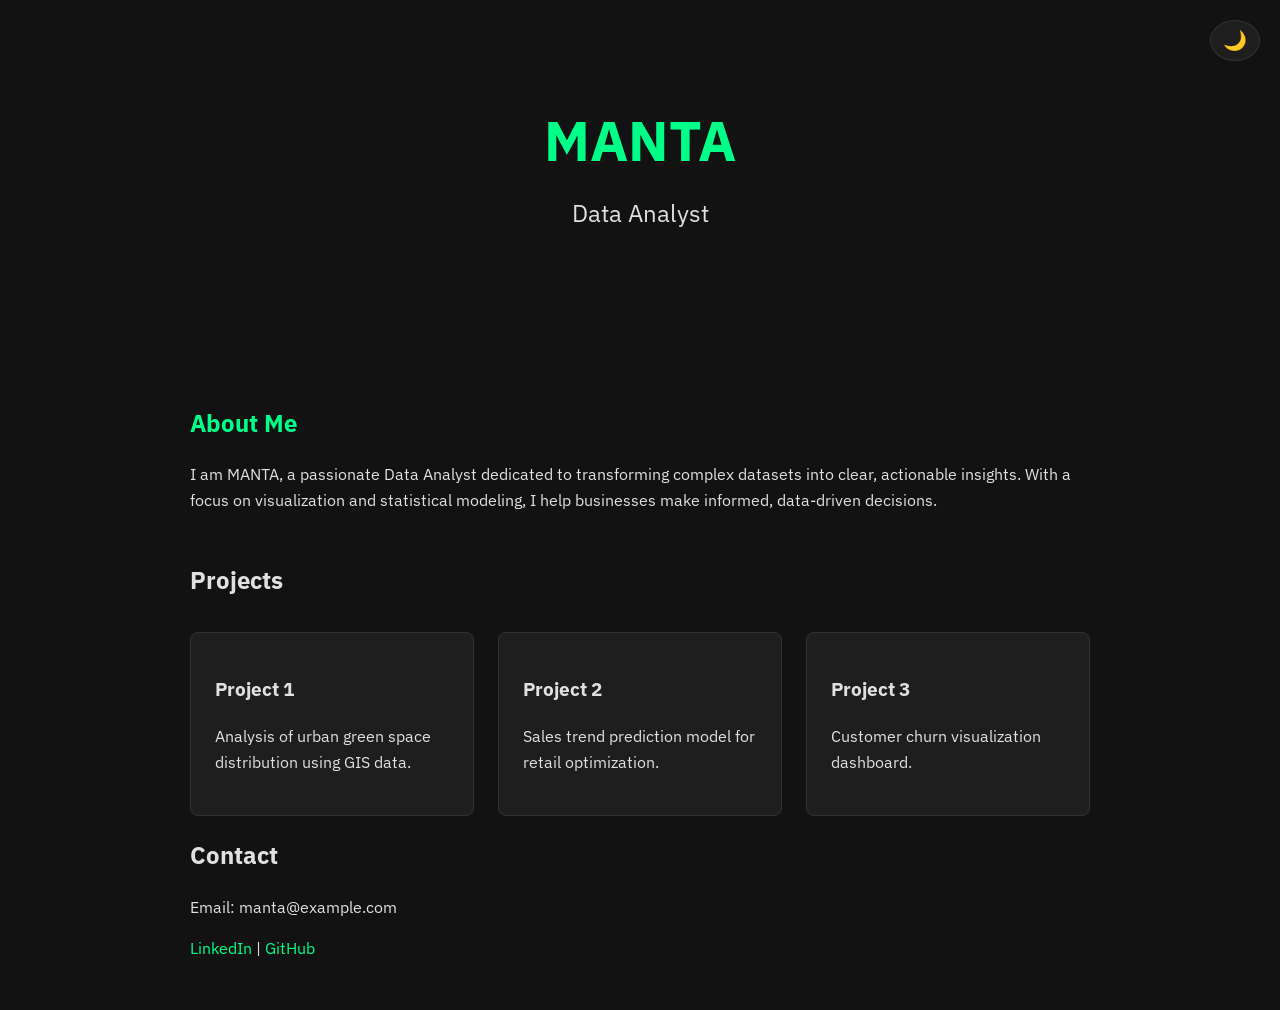
<file: index.html>
<!DOCTYPE html>
<html lang="en">
<head>
    <meta charset="UTF-8">
    <meta name="viewport" content="width=device-width, initial-scale=1.0">
    <title>MANTA | Data Analyst Portfolio</title>
    <link rel="preconnect" href="https://fonts.googleapis.com">
    <link rel="preconnect" href="https://fonts.gstatic.com" crossorigin>
    <link href="https://fonts.googleapis.com/css2?family=IBM+Plex+Sans:wght@400;600;700&display=swap" rel="stylesheet">
    <link rel="stylesheet" href="style.css">
</head>
<body>
    <header>
        <button id="theme-toggle">🌙</button>
        <div class="container">
            <h1>MANTA</h1>
            <p class="subtitle">Data Analyst</p>
        </div>
    </header>

    <main class="container">
        <section id="about">
            <h2>About Me</h2>
            <p>I am MANTA, a passionate Data Analyst dedicated to transforming complex datasets into clear, actionable insights. With a focus on visualization and statistical modeling, I help businesses make informed, data-driven decisions.</p>
        </section>

        <section id="projects">
            <h2>Projects</h2>
            <div class="project-grid">
                <div class="project-card">
                    <h3>Project 1</h3>
                    <p>Analysis of urban green space distribution using GIS data.</p>
                </div>
                <div class="project-card">
                    <h3>Project 2</h3>
                    <p>Sales trend prediction model for retail optimization.</p>
                </div>
                <div class="project-card">
                    <h3>Project 3</h3>
                    <p>Customer churn visualization dashboard.</p>
                </div>
            </div>
        </section>

        <section id="contact">
            <h2>Contact</h2>
            <p>Email: manta@example.com</p>
            <p><a href="#">LinkedIn</a> | <a href="#">GitHub</a></p>
        </section>
    </main>

    <script>
        const toggle = document.getElementById('theme-toggle');
        toggle.addEventListener('click', () => {
            document.body.classList.toggle('light-theme');
            toggle.textContent = document.body.classList.contains('light-theme') ? '☀️' : '🌙';
        });
    </script>
</body>
</html>
</file>
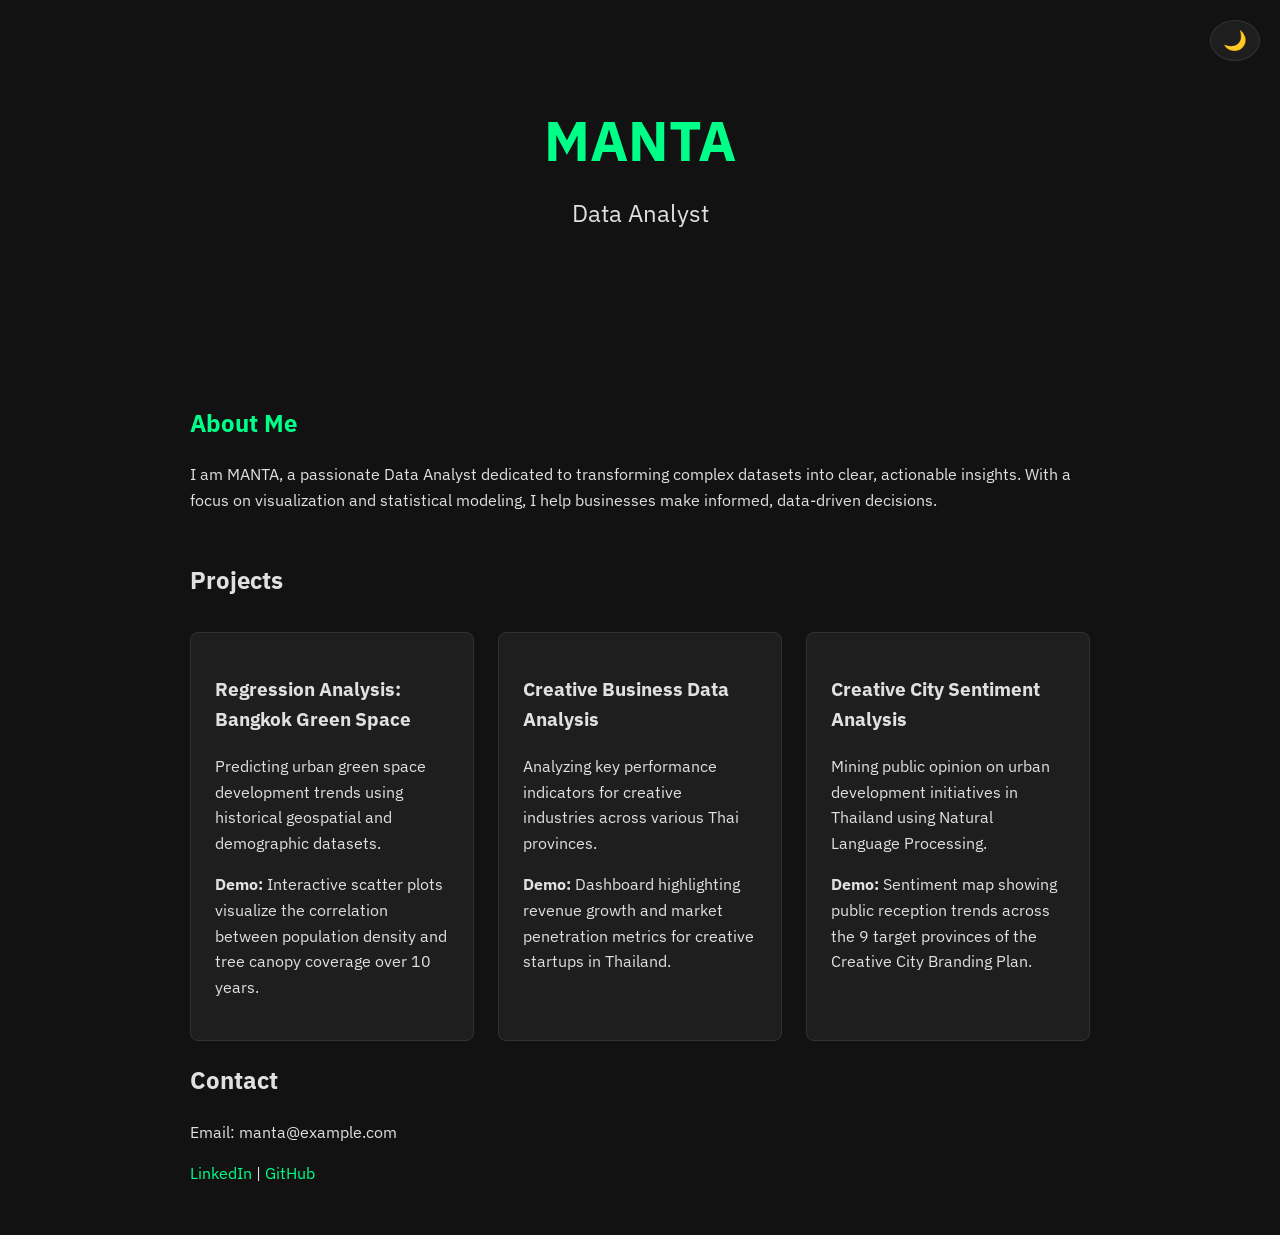
<file: portfolio/index.html>
<!DOCTYPE html>
<html lang="en">
<head>
    <meta charset="UTF-8">
    <meta name="viewport" content="width=device-width, initial-scale=1.0">
    <title>MANTA | Data Analyst Portfolio</title>
    <link rel="preconnect" href="https://fonts.googleapis.com">
    <link rel="preconnect" href="https://fonts.gstatic.com" crossorigin>
    <link href="https://fonts.googleapis.com/css2?family=IBM+Plex+Sans:wght@400;600;700&display=swap" rel="stylesheet">
    <link rel="stylesheet" href="style.css">
</head>
<body>
    <header>
        <button id="theme-toggle">🌙</button>
        <div class="container">
            <h1>MANTA</h1>
            <p class="subtitle">Data Analyst</p>
        </div>
    </header>

    <main class="container">
        <section id="about">
            <h2>About Me</h2>
            <p>I am MANTA, a passionate Data Analyst dedicated to transforming complex datasets into clear, actionable insights. With a focus on visualization and statistical modeling, I help businesses make informed, data-driven decisions.</p>
        </section>

        <section id="projects">
            <h2>Projects</h2>
            <div class="project-grid">
                <div class="project-card">
                    <h3>Regression Analysis: Bangkok Green Space</h3>
                    <p>Predicting urban green space development trends using historical geospatial and demographic datasets.</p>
                    <p><strong>Demo:</strong> Interactive scatter plots visualize the correlation between population density and tree canopy coverage over 10 years.</p>
                </div>
                <div class="project-card">
                    <h3>Creative Business Data Analysis</h3>
                    <p>Analyzing key performance indicators for creative industries across various Thai provinces.</p>
                    <p><strong>Demo:</strong> Dashboard highlighting revenue growth and market penetration metrics for creative startups in Thailand.</p>
                </div>
                <div class="project-card">
                    <h3>Creative City Sentiment Analysis</h3>
                    <p>Mining public opinion on urban development initiatives in Thailand using Natural Language Processing.</p>
                    <p><strong>Demo:</strong> Sentiment map showing public reception trends across the 9 target provinces of the Creative City Branding Plan.</p>
                </div>
            </div>
        </section>

        <section id="contact">
            <h2>Contact</h2>
            <p>Email: manta@example.com</p>
            <p><a href="#">LinkedIn</a> | <a href="#">GitHub</a></p>
        </section>
    </main>

    <script>
        const toggle = document.getElementById('theme-toggle');
        toggle.addEventListener('click', () => {
            document.body.classList.toggle('light-theme');
            toggle.textContent = document.body.classList.contains('light-theme') ? '☀️' : '🌙';
        });
    </script>
</body>
</html>
</file>
<file: style.css>
:root {
    --bg-color: #121212;
    --text-color: #e0e0e0;
    --accent-color: #00ff88;
    --card-bg: #1e1e1e;
}

.light-theme {
    --bg-color: #ffffff;
    --text-color: #121212;
    --accent-color: #006633;
    --card-bg: #f0f0f0;
}

body {
    font-family: 'IBM Plex Sans', sans-serif;
    background-color: var(--bg-color);
    color: var(--text-color);
    margin: 0;
    line-height: 1.6;
    transition: background-color 0.3s, color 0.3s;
}

#theme-toggle {
    position: absolute;
    top: 20px;
    right: 20px;
    padding: 8px 12px;
    cursor: pointer;
    background-color: var(--card-bg);
    color: var(--text-color);
    border: 1px solid #333;
    border-radius: 50%;
    font-size: 1.2rem;
    display: flex;
    align-items: center;
    justify-content: center;
}

.container {
    max-width: 900px;
    margin: 0 auto;
    padding: 2rem;
}

header {
    text-align: center;
    padding: 4rem 0;
}

h1 {
    font-size: 3.5rem;
    margin: 0;
    color: var(--accent-color);
}

.subtitle {
    font-size: 1.5rem;
    margin-top: 0.5rem;
}

#about {
    margin-bottom: 3rem;
}

#about h2 {
    color: var(--accent-color);
}

.project-grid {
    display: grid;
    grid-template-columns: repeat(auto-fit, minmax(250px, 1fr));
    gap: 1.5rem;
    margin-top: 2rem;
}

.project-card {
    background-color: var(--card-bg);
    padding: 1.5rem;
    border-radius: 8px;
    border: 1px solid #333;
}

a {
    color: var(--accent-color);
    text-decoration: none;
}
</file>
<file: portfolio/style.css>
:root {
    --bg-color: #121212;
    --text-color: #e0e0e0;
    --accent-color: #00ff88;
    --card-bg: #1e1e1e;
}

.light-theme {
    --bg-color: #ffffff;
    --text-color: #121212;
    --accent-color: #006633;
    --card-bg: #f0f0f0;
}

body {
    font-family: 'IBM Plex Sans', sans-serif;
    background-color: var(--bg-color);
    color: var(--text-color);
    margin: 0;
    line-height: 1.6;
    transition: background-color 0.3s, color 0.3s;
}

#theme-toggle {
    position: absolute;
    top: 20px;
    right: 20px;
    padding: 8px 12px;
    cursor: pointer;
    background-color: var(--card-bg);
    color: var(--text-color);
    border: 1px solid #333;
    border-radius: 50%;
    font-size: 1.2rem;
    display: flex;
    align-items: center;
    justify-content: center;
}

.container {
    max-width: 900px;
    margin: 0 auto;
    padding: 2rem;
}

header {
    text-align: center;
    padding: 4rem 0;
}

h1 {
    font-size: 3.5rem;
    margin: 0;
    color: var(--accent-color);
}

.subtitle {
    font-size: 1.5rem;
    margin-top: 0.5rem;
}

#about {
    margin-bottom: 3rem;
}

#about h2 {
    color: var(--accent-color);
}

.project-grid {
    display: grid;
    grid-template-columns: repeat(auto-fit, minmax(250px, 1fr));
    gap: 1.5rem;
    margin-top: 2rem;
}

.project-card {
    background-color: var(--card-bg);
    padding: 1.5rem;
    border-radius: 8px;
    border: 1px solid #333;
}

a {
    color: var(--accent-color);
    text-decoration: none;
}
</file>
